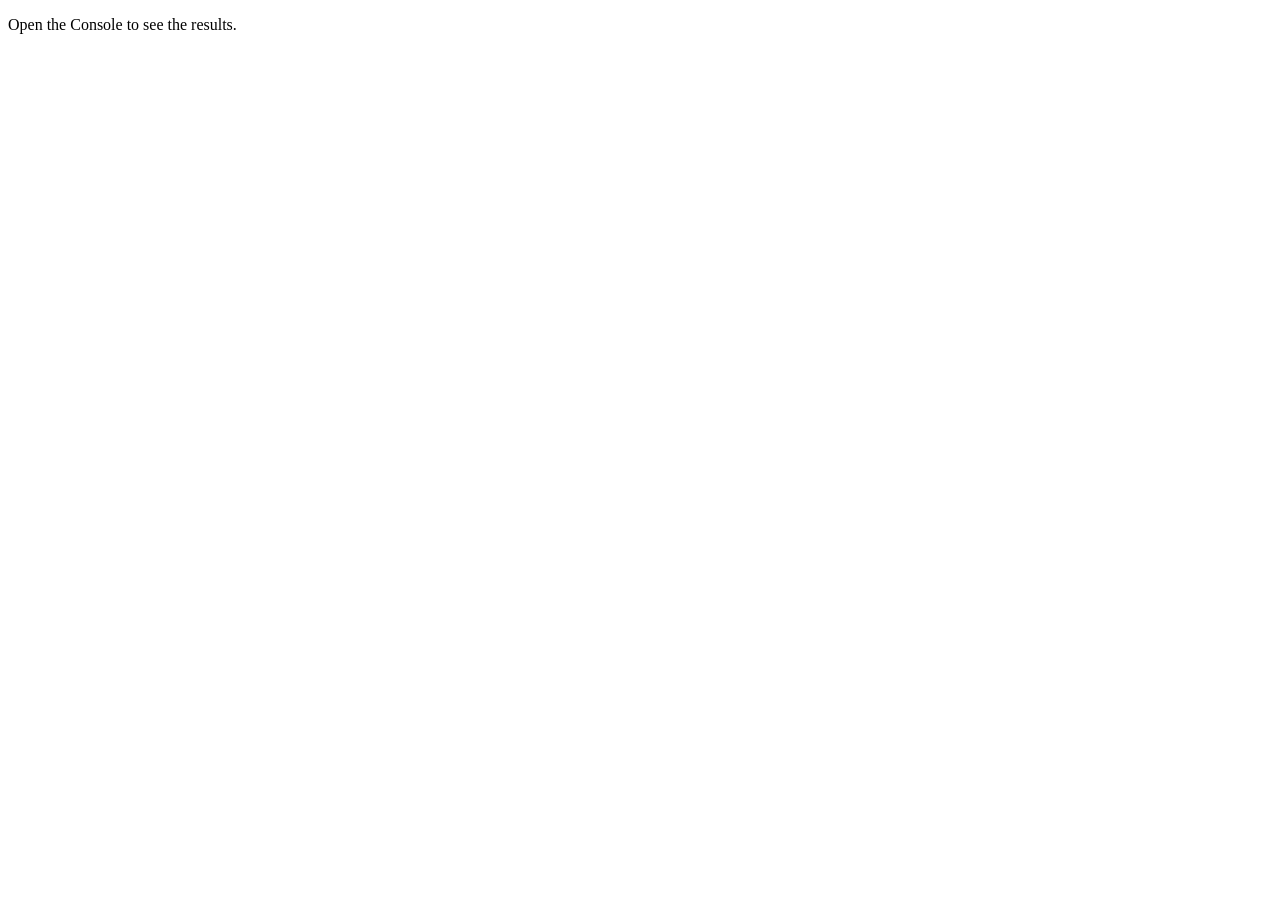
<file: index.html>
<!DOCTYPE html>
<html lang="en">
<head>
  <meta charset="utf-8">
  <meta name="viewport" content="width=device-width, initial-scale=1">
  <title>Notes Toolkit</title>
  <script src="script.js" defer></script>
</head>
<body>
  <p>Open the Console to see the results.</p>
</body>
</html>
</file>
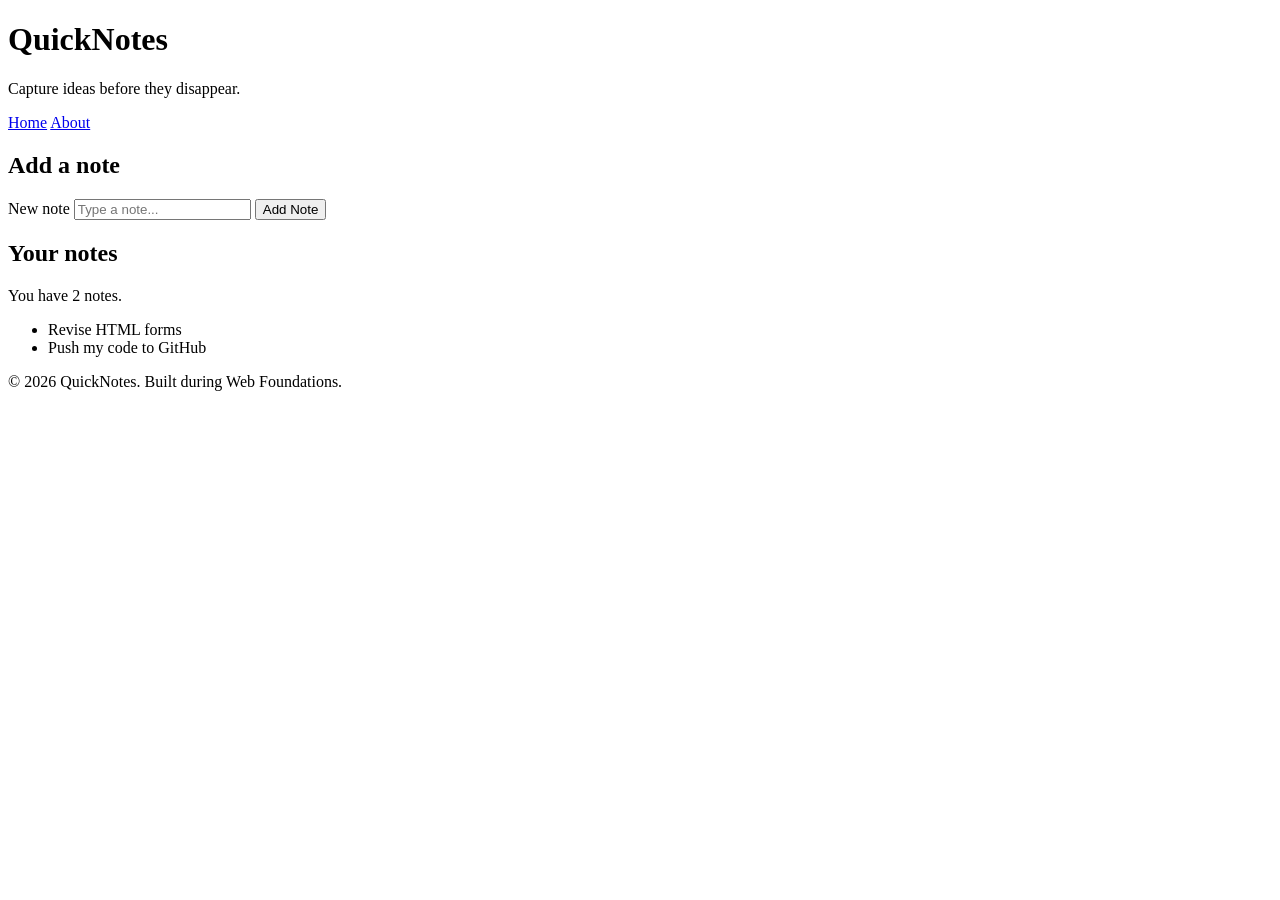
<file: day1/index.html>
<!DOCTYPE html>
<html lang="en">
  <head>
    <meta charset="UTF-8" />
    <meta name="viewport" content="width=device-width, initial-scale=1.0" />
    <title>QuickNotes</title>
  </head>
  <body>
    <header>
      <h1>QuickNotes</h1>
      <p>Capture ideas before they disappear.</p>
      <nav>
        <a href="index.html">Home</a>
        <a href="about.html">About</a>
      </nav>
    </header>

    <main>
      <section>
        <h2>Add a note</h2>
        <form id="note-form">
          <label for="note-input">New note</label>
          <input type="text" id="note-input" placeholder="Type a note..." />
          <button type="submit">Add Note</button>
        </form>
      </section>

      <section>
        <h2>Your notes</h2>
        <p id="note-count">You have 2 notes.</p>
        <ul id="notes-list">
          <li>Revise HTML forms</li>
          <li>Push my code to GitHub</li>
        </ul>
      </section>
    </main>

    <footer>
      <p>&copy; 2026 QuickNotes. Built during Web Foundations.</p>
    </footer>
  </body>
</html>
</file>
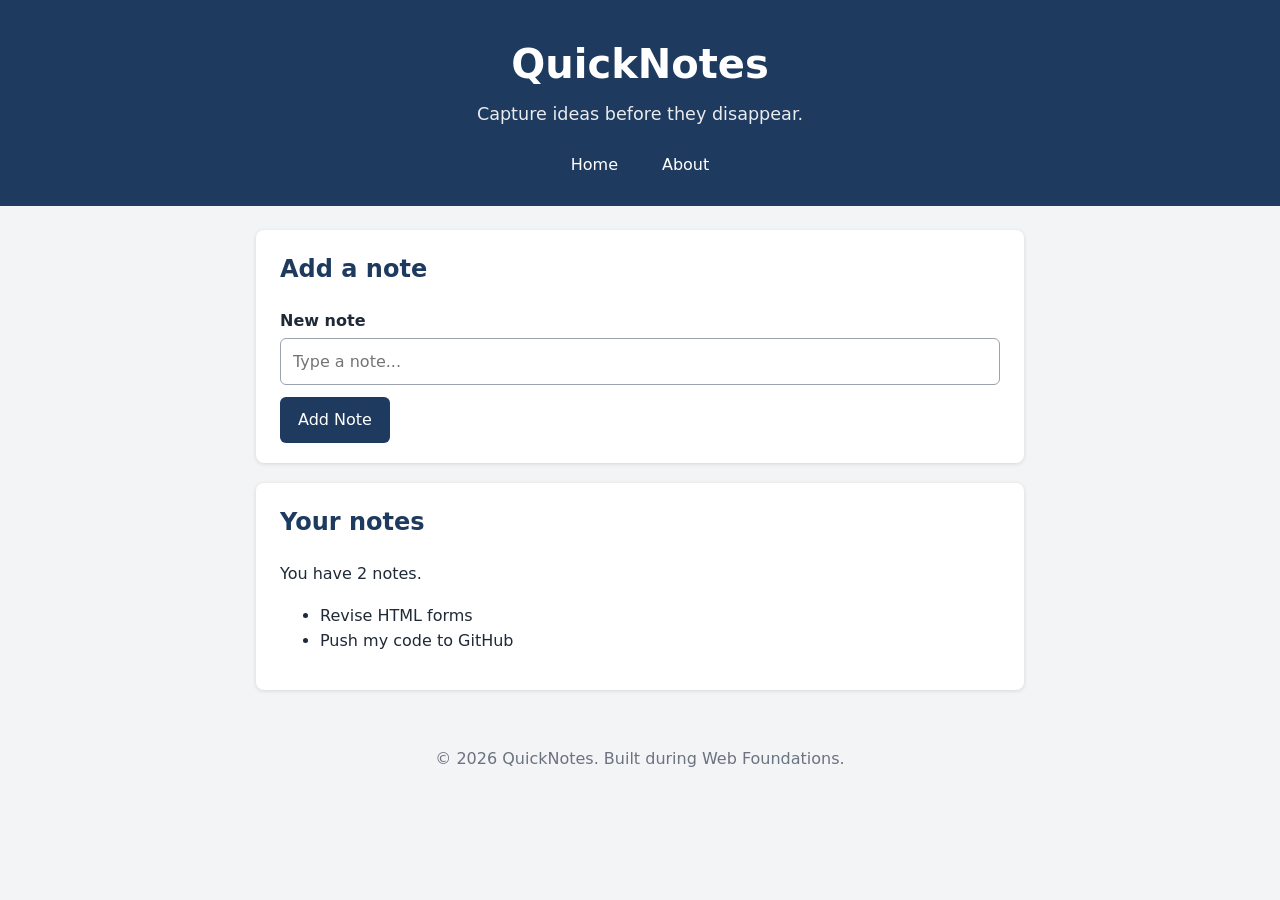
<file: day2/index.html>
<!DOCTYPE html>
<html lang="en">
  <head>
    <meta charset="UTF-8" />
    <meta name="viewport" content="width=device-width, initial-scale=1.0" />
    <title>QuickNotes</title>
    <link rel="stylesheet" href="style.css" />
  </head>
  <body>
    <header>
      <h1>QuickNotes</h1>
      <p>Capture ideas before they disappear.</p>
      <nav>
        <a href="index.html">Home</a>
        <a href="about.html">About</a>
      </nav>
    </header>

    <main>
      <section>
        <h2>Add a note</h2>
        <form id="note-form">
          <label for="note-input">New note</label>
          <input type="text" id="note-input" placeholder="Type a note..." />
          <button type="submit">Add Note</button>
        </form>
      </section>

      <section>
        <h2>Your notes</h2>
        <p id="note-count">You have 2 notes.</p>
        <ul id="notes-list">
          <li>Revise HTML forms</li>
          <li>Push my code to GitHub</li>
        </ul>
      </section>
    </main>

    <footer>
      <p>&copy; 2026 QuickNotes. Built during Web Foundations.</p>
    </footer>
  </body>
</html>
</file>
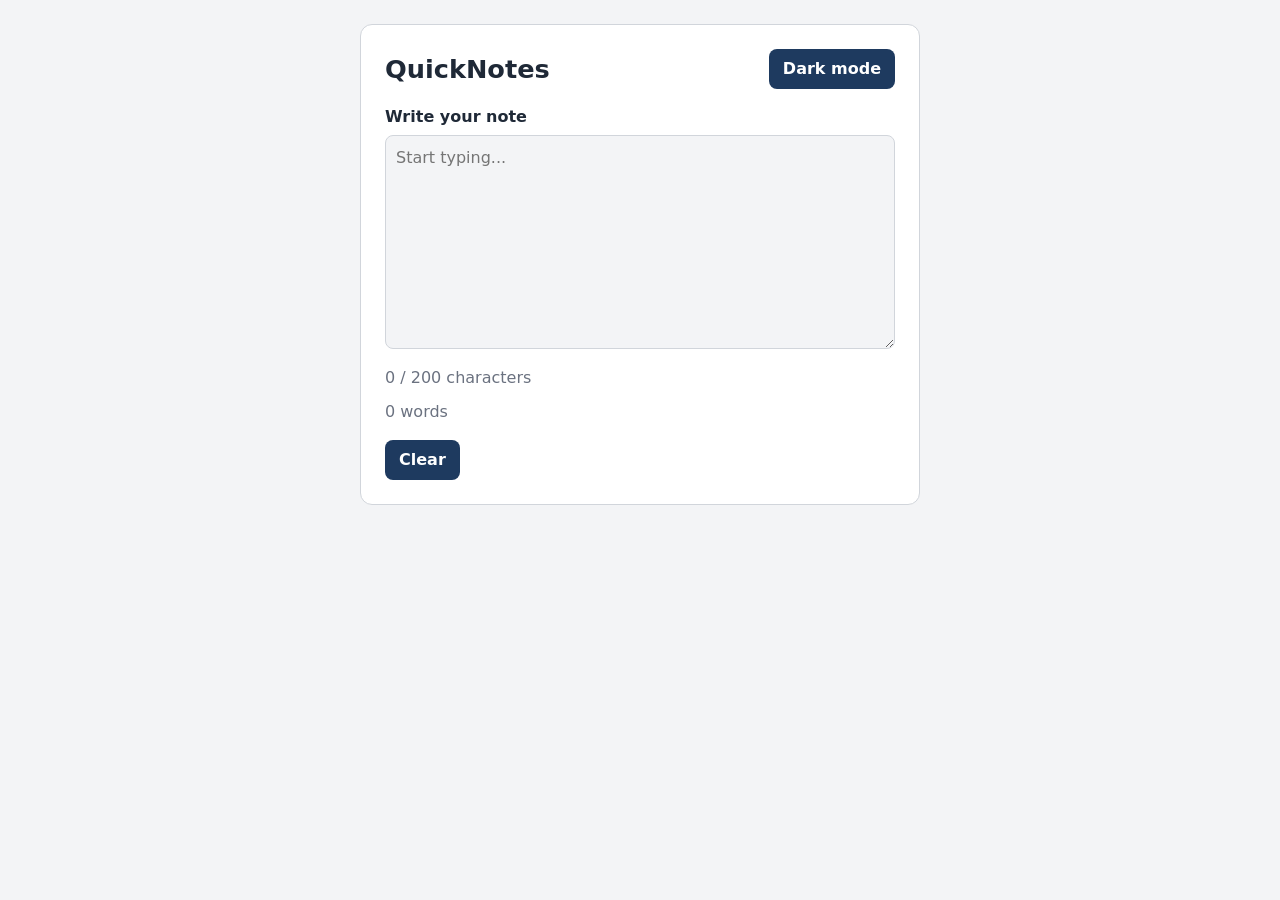
<file: day4/index.html>
<!DOCTYPE html>
<html lang="en">
<head>
  <meta charset="UTF-8">
  <meta name="viewport" content="width=device-width, initial-scale=1.0">
  <title>QuickNotes Counter</title>
  <link rel="stylesheet" href="style.css">
  <script src="script.js" defer></script>
</head>
<body>
  <main class="card">
    <header>
      <h1>QuickNotes</h1>
      <button id="theme-toggle" type="button">Dark mode</button>
    </header>

    <label for="note-text">Write your note</label>
    <textarea id="note-text" rows="8" placeholder="Start typing..."></textarea>

    <p id="char-count">0 / 200 characters</p>
    <p id="word-count">0 words</p>

    <button id="clear-btn" type="button">Clear</button>
  </main>
</body>
</html>
</file>
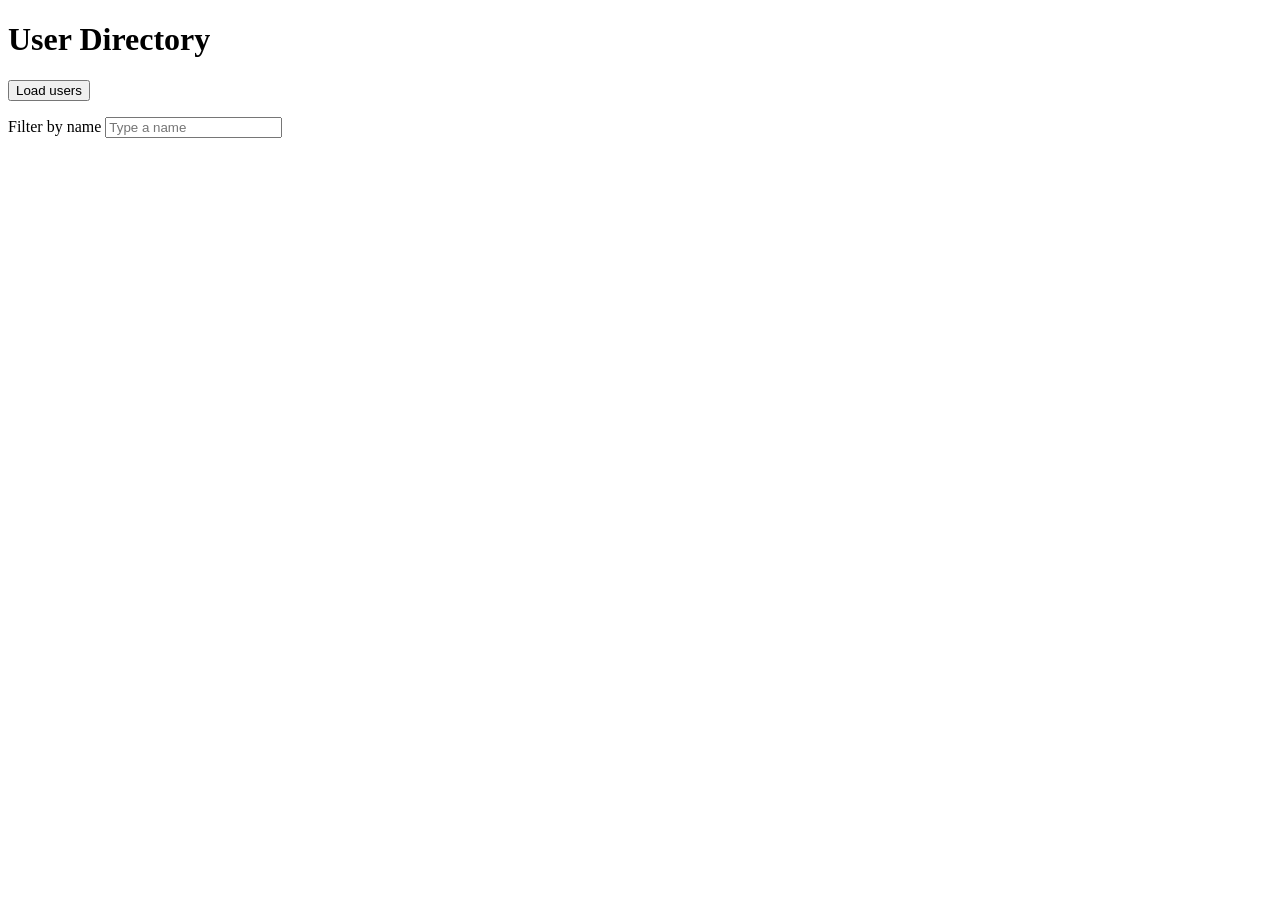
<file: day5/index.html>
<!DOCTYPE html>
<html lang="en">
<head>
  <meta charset="UTF-8">
  <meta name="viewport" content="width=device-width, initial-scale=1.0">
  <title>User Directory</title>
  <script src="users.js" defer></script>
</head>
<body>
  <h1>User Directory</h1>

  <button id="load-users" type="button">Load users</button>

  <p>
    <label for="filter-input">Filter by name</label>
    <input id="filter-input" type="text" placeholder="Type a name">
  </p>

  <p id="status"></p>
  <ul id="users-list"></ul>
</body>
</html>
</file>
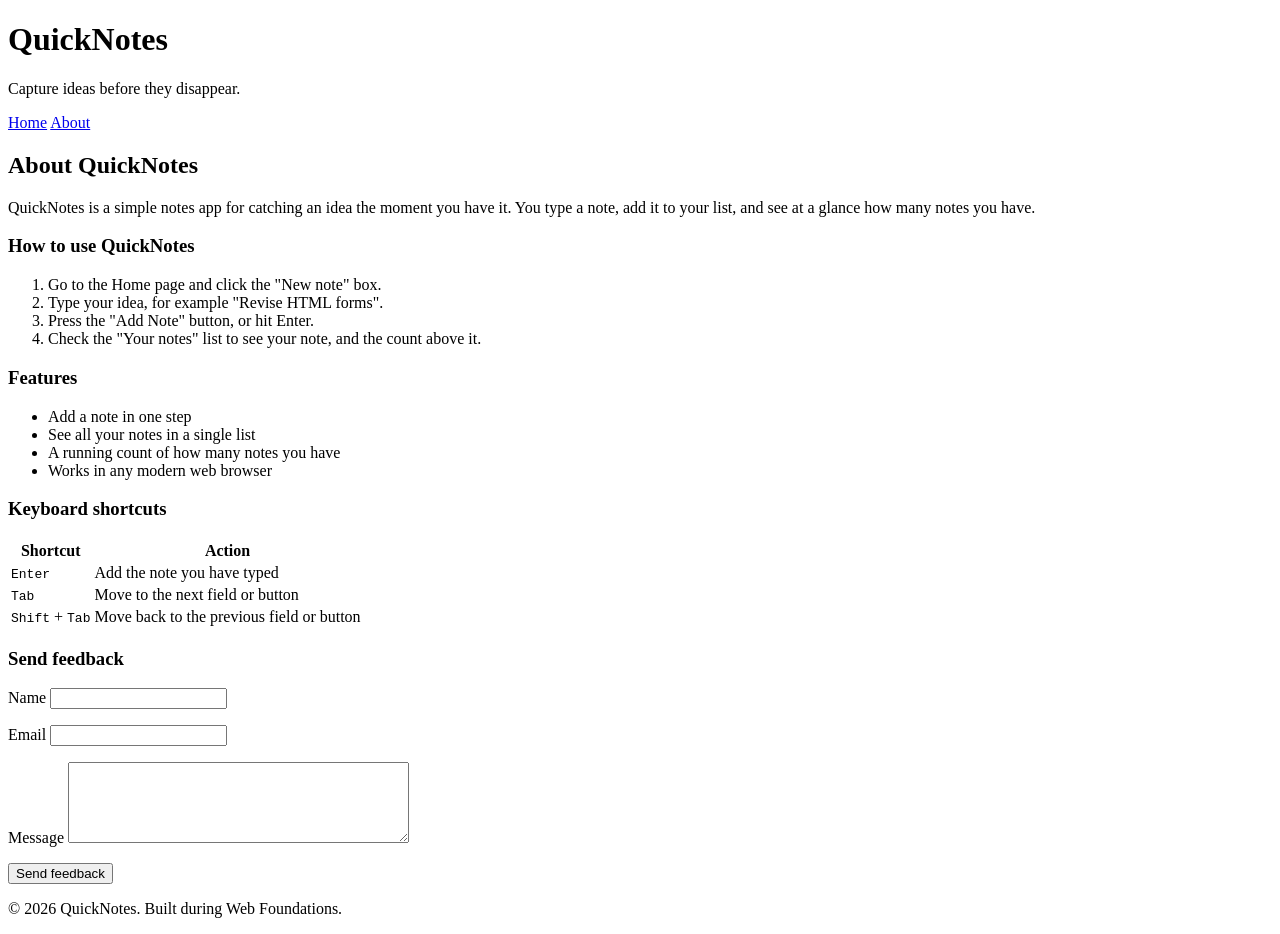
<file: day1/about.html>
<!DOCTYPE html>
<html lang="en">
  <head>
    <meta charset="UTF-8" />
    <meta name="viewport" content="width=device-width, initial-scale=1.0" />
    <title>About QuickNotes</title>
  </head>
  <body>
    <header>
      <h1>QuickNotes</h1>
      <p>Capture ideas before they disappear.</p>
      <nav>
        <a href="index.html">Home</a>
        <a href="about.html">About</a>
      </nav>
    </header>

    <main>
      <h2>About QuickNotes</h2>
      <p>
        QuickNotes is a simple notes app for catching an idea the moment you have it. You type a note,
        add it to your list, and see at a glance how many notes you have.
      </p>

      <section>
        <h3>How to use QuickNotes</h3>
        <ol>
          <li>Go to the Home page and click the "New note" box.</li>
          <li>Type your idea, for example "Revise HTML forms".</li>
          <li>Press the "Add Note" button, or hit Enter.</li>
          <li>Check the "Your notes" list to see your note, and the count above it.</li>
        </ol>
      </section>

      <section>
        <h3>Features</h3>
        <ul>
          <li>Add a note in one step</li>
          <li>See all your notes in a single list</li>
          <li>A running count of how many notes you have</li>
          <li>Works in any modern web browser</li>
        </ul>
      </section>

      <section>
        <h3>Keyboard shortcuts</h3>
        <table>
          <thead>
            <tr>
              <th scope="col">Shortcut</th>
              <th scope="col">Action</th>
            </tr>
          </thead>
          <tbody>
            <tr>
              <td><kbd>Enter</kbd></td>
              <td>Add the note you have typed</td>
            </tr>
            <tr>
              <td><kbd>Tab</kbd></td>
              <td>Move to the next field or button</td>
            </tr>
            <tr>
              <td><kbd>Shift</kbd> + <kbd>Tab</kbd></td>
              <td>Move back to the previous field or button</td>
            </tr>
          </tbody>
        </table>
      </section>

      <section>
        <h3>Send feedback</h3>
        <form id="feedback-form">
          <p>
            <label for="feedback-name">Name</label>
            <input type="text" id="feedback-name" name="name" required />
          </p>
          <p>
            <label for="feedback-email">Email</label>
            <input type="email" id="feedback-email" name="email" required />
          </p>
          <p>
            <label for="feedback-message">Message</label>
            <textarea id="feedback-message" name="message" rows="5" cols="40" required></textarea>
          </p>
          <button type="submit">Send feedback</button>
        </form>
      </section>
    </main>

    <footer>
      <p>&copy; 2026 QuickNotes. Built during Web Foundations.</p>
    </footer>
  </body>
</html>
</file>
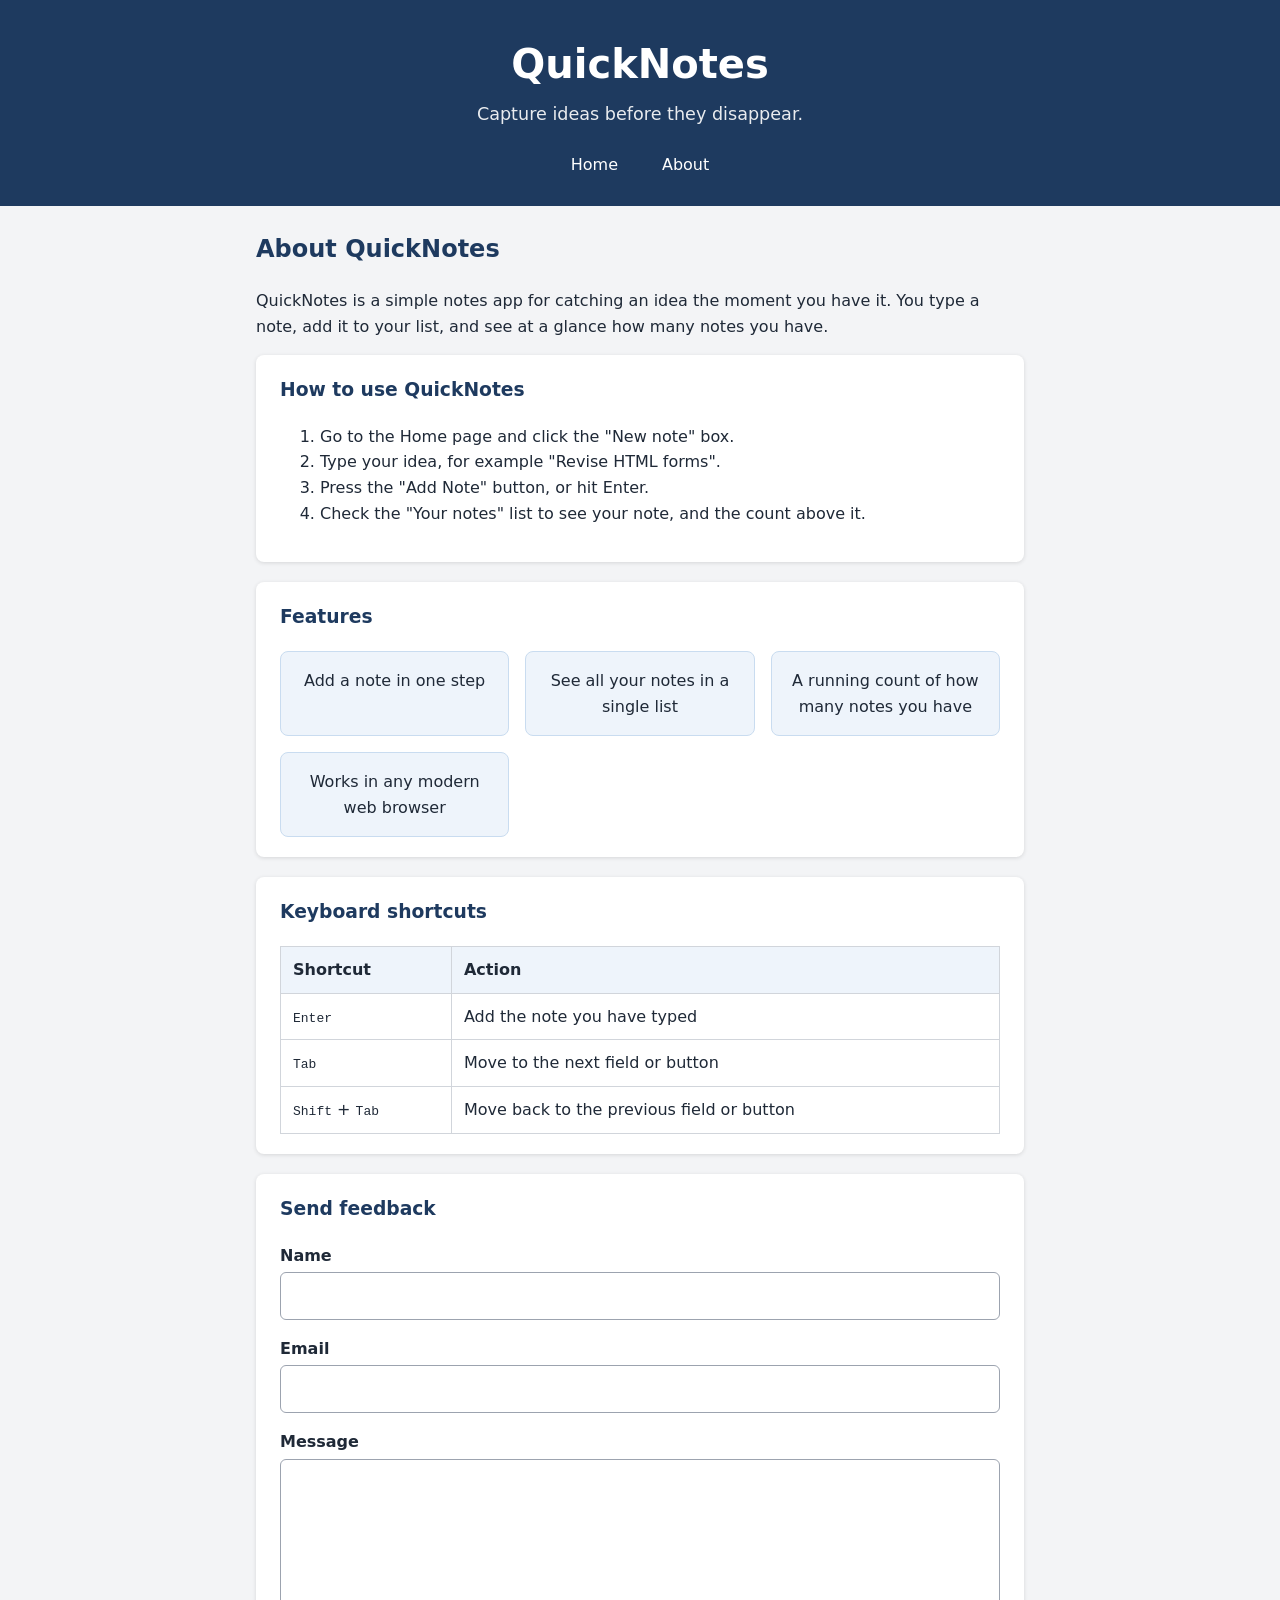
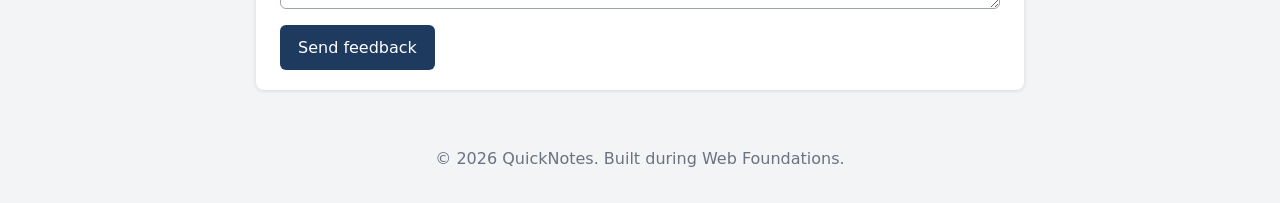
<file: day2/about.html>
<!DOCTYPE html>
<html lang="en">
  <head>
    <meta charset="UTF-8" />
    <meta name="viewport" content="width=device-width, initial-scale=1.0" />
    <title>About QuickNotes</title>
    <link rel="stylesheet" href="style.css" />
  </head>
  <body>
    <header>
      <h1>QuickNotes</h1>
      <p>Capture ideas before they disappear.</p>
      <nav>
        <a href="index.html">Home</a>
        <a href="about.html">About</a>
      </nav>
    </header>

    <main>
      <h2>About QuickNotes</h2>
      <p>
        QuickNotes is a simple notes app for catching an idea the moment you have it. You type a note,
        add it to your list, and see at a glance how many notes you have.
      </p>

      <section>
        <h3>How to use QuickNotes</h3>
        <ol>
          <li>Go to the Home page and click the "New note" box.</li>
          <li>Type your idea, for example "Revise HTML forms".</li>
          <li>Press the "Add Note" button, or hit Enter.</li>
          <li>Check the "Your notes" list to see your note, and the count above it.</li>
        </ol>
      </section>

      <section>
        <h3>Features</h3>
        <ul class="features">
          <li>Add a note in one step</li>
          <li>See all your notes in a single list</li>
          <li>A running count of how many notes you have</li>
          <li>Works in any modern web browser</li>
        </ul>
      </section>

      <section>
        <h3>Keyboard shortcuts</h3>
        <table>
          <thead>
            <tr>
              <th scope="col">Shortcut</th>
              <th scope="col">Action</th>
            </tr>
          </thead>
          <tbody>
            <tr>
              <td><kbd>Enter</kbd></td>
              <td>Add the note you have typed</td>
            </tr>
            <tr>
              <td><kbd>Tab</kbd></td>
              <td>Move to the next field or button</td>
            </tr>
            <tr>
              <td><kbd>Shift</kbd> + <kbd>Tab</kbd></td>
              <td>Move back to the previous field or button</td>
            </tr>
          </tbody>
        </table>
      </section>

      <section>
        <h3>Send feedback</h3>
        <form id="feedback-form">
          <p>
            <label for="feedback-name">Name</label>
            <input type="text" id="feedback-name" name="name" required />
          </p>
          <p>
            <label for="feedback-email">Email</label>
            <input type="email" id="feedback-email" name="email" required />
          </p>
          <p>
            <label for="feedback-message">Message</label>
            <textarea id="feedback-message" name="message" rows="5" cols="40" required></textarea>
          </p>
          <button type="submit">Send feedback</button>
        </form>
      </section>
    </main>

    <footer>
      <p>&copy; 2026 QuickNotes. Built during Web Foundations.</p>
    </footer>
  </body>
</html>
</file>
<file: day2/style.css>
/* Reset and base */
* {
  box-sizing: border-box;
}

body {
  margin: 0;
  font-family: system-ui, -apple-system, "Segoe UI", Roboto, Arial, sans-serif;
  line-height: 1.6;
  color: #1f2937;
  background-color: #f3f4f6;
}

/* Header */
header {
  background-color: #1e3a5f;
  color: white;
  text-align: center;
  padding: 32px 20px 20px;
}

header h1 {
  margin: 0 0 4px;
  font-size: 2.5rem;
}

header p {
  margin: 0 0 16px;
  font-size: 1.1rem;
  opacity: 0.9;
}

/* Navigation */
nav {
  display: flex;
  justify-content: center;
  align-items: center;
  gap: 16px;
}

nav a {
  color: white;
  text-decoration: none;
  padding: 8px 14px;
  border-radius: 6px;
  transition: background-color 0.2s ease, color 0.2s ease;
}

nav a:hover,
nav a:focus {
  background-color: rgba(255, 255, 255, 0.2);
  color: #ffd166;
}

/* Main content and section cards */
main {
  max-width: 800px;
  margin: 24px auto;
  padding: 0 16px;
}

section {
  background-color: white;
  padding: 20px 24px;
  margin-bottom: 20px;
  border-radius: 8px;
  box-shadow: 0 1px 4px rgba(0, 0, 0, 0.12);
}

h2,
h3 {
  margin-top: 0;
  color: #1e3a5f;
}

/* Features as responsive cards */
.features {
  list-style: none;
  padding: 0;
  margin: 0;
  display: grid;
  grid-template-columns: repeat(auto-fit, minmax(180px, 1fr));
  gap: 16px;
}

.features li {
  background-color: #eef4fb;
  border: 1px solid #c9dcf0;
  border-radius: 8px;
  padding: 16px;
  text-align: center;
}

/* Shortcuts table */
table {
  width: 100%;
  border-collapse: collapse;
}

th,
td {
  border: 1px solid #d1d5db;
  padding: 10px 12px;
  text-align: left;
}

th {
  background-color: #eef4fb;
}

/* Forms: fields stacked and full width */
form p {
  margin: 0 0 16px;
}

label {
  display: block;
  margin-bottom: 4px;
  font-weight: 600;
}

input,
textarea {
  display: block;
  width: 100%;
  padding: 10px 12px;
  border: 1px solid #9ca3af;
  border-radius: 6px;
  font: inherit;
}

input:focus,
textarea:focus {
  outline: 2px solid #1e3a5f;
  border-color: #1e3a5f;
}

#note-form input {
  margin-bottom: 12px;
}

/* Buttons */
button {
  background-color: #1e3a5f;
  color: white;
  border: none;
  border-radius: 6px;
  padding: 10px 18px;
  font: inherit;
  cursor: pointer;
  transition: background-color 0.2s ease, transform 0.2s ease;
}

button:hover {
  background-color: #2f5d94;
  transform: translateY(-2px);
}

/* Footer */
footer {
  text-align: center;
  padding: 16px;
  color: #6b7280;
}

/* Small screens */
@media (max-width: 600px) {
  header {
    padding: 20px 12px 14px;
  }

  header h1 {
    font-size: 1.7rem;
  }

  header p {
    font-size: 1rem;
  }

  nav {
    gap: 8px;
  }

  section {
    padding: 16px;
  }
}
</file>
<file: day4/style.css>
:root {
  --bg: #f3f4f6;
  --card: #ffffff;
  --text: #1f2937;
  --muted: #6b7280;
  --border: #d1d5db;
  --accent: #1e3a5f;
  --accent-text: #ffffff;
  --warning: #d97706;
  --over: #dc2626;
}

body.dark {
  --bg: #111827;
  --card: #1f2937;
  --text: #f3f4f6;
  --muted: #9ca3af;
  --border: #374151;
  --accent: #60a5fa;
  --accent-text: #0b1220;
  --warning: #fbbf24;
  --over: #f87171;
}

* {
  box-sizing: border-box;
}

body {
  margin: 0;
  min-height: 100vh;
  padding: 24px 16px;
  font-family: system-ui, -apple-system, "Segoe UI", Roboto, Arial, sans-serif;
  line-height: 1.5;
  color: var(--text);
  background-color: var(--bg);
}

.card {
  max-width: 560px;
  margin: 0 auto;
  padding: 24px;
  background-color: var(--card);
  border: 1px solid var(--border);
  border-radius: 12px;
}

header {
  display: flex;
  justify-content: space-between;
  align-items: center;
  gap: 12px;
  margin-bottom: 16px;
}

h1 {
  margin: 0;
  font-size: 1.6rem;
}

label {
  display: block;
  margin-bottom: 6px;
  font-weight: 600;
}

textarea {
  width: 100%;
  padding: 10px;
  font: inherit;
  color: var(--text);
  background-color: var(--bg);
  border: 1px solid var(--border);
  border-radius: 8px;
  resize: vertical;
}

button {
  font: inherit;
  font-weight: 600;
  padding: 8px 14px;
  color: var(--accent-text);
  background-color: var(--accent);
  border: 0;
  border-radius: 8px;
  cursor: pointer;
}

#char-count,
#word-count {
  margin: 10px 0 0;
  color: var(--muted);
}

#clear-btn {
  margin-top: 16px;
}

.warning {
  color: var(--warning);
}

.over {
  color: var(--over);
  font-weight: bold;
}
</file>
